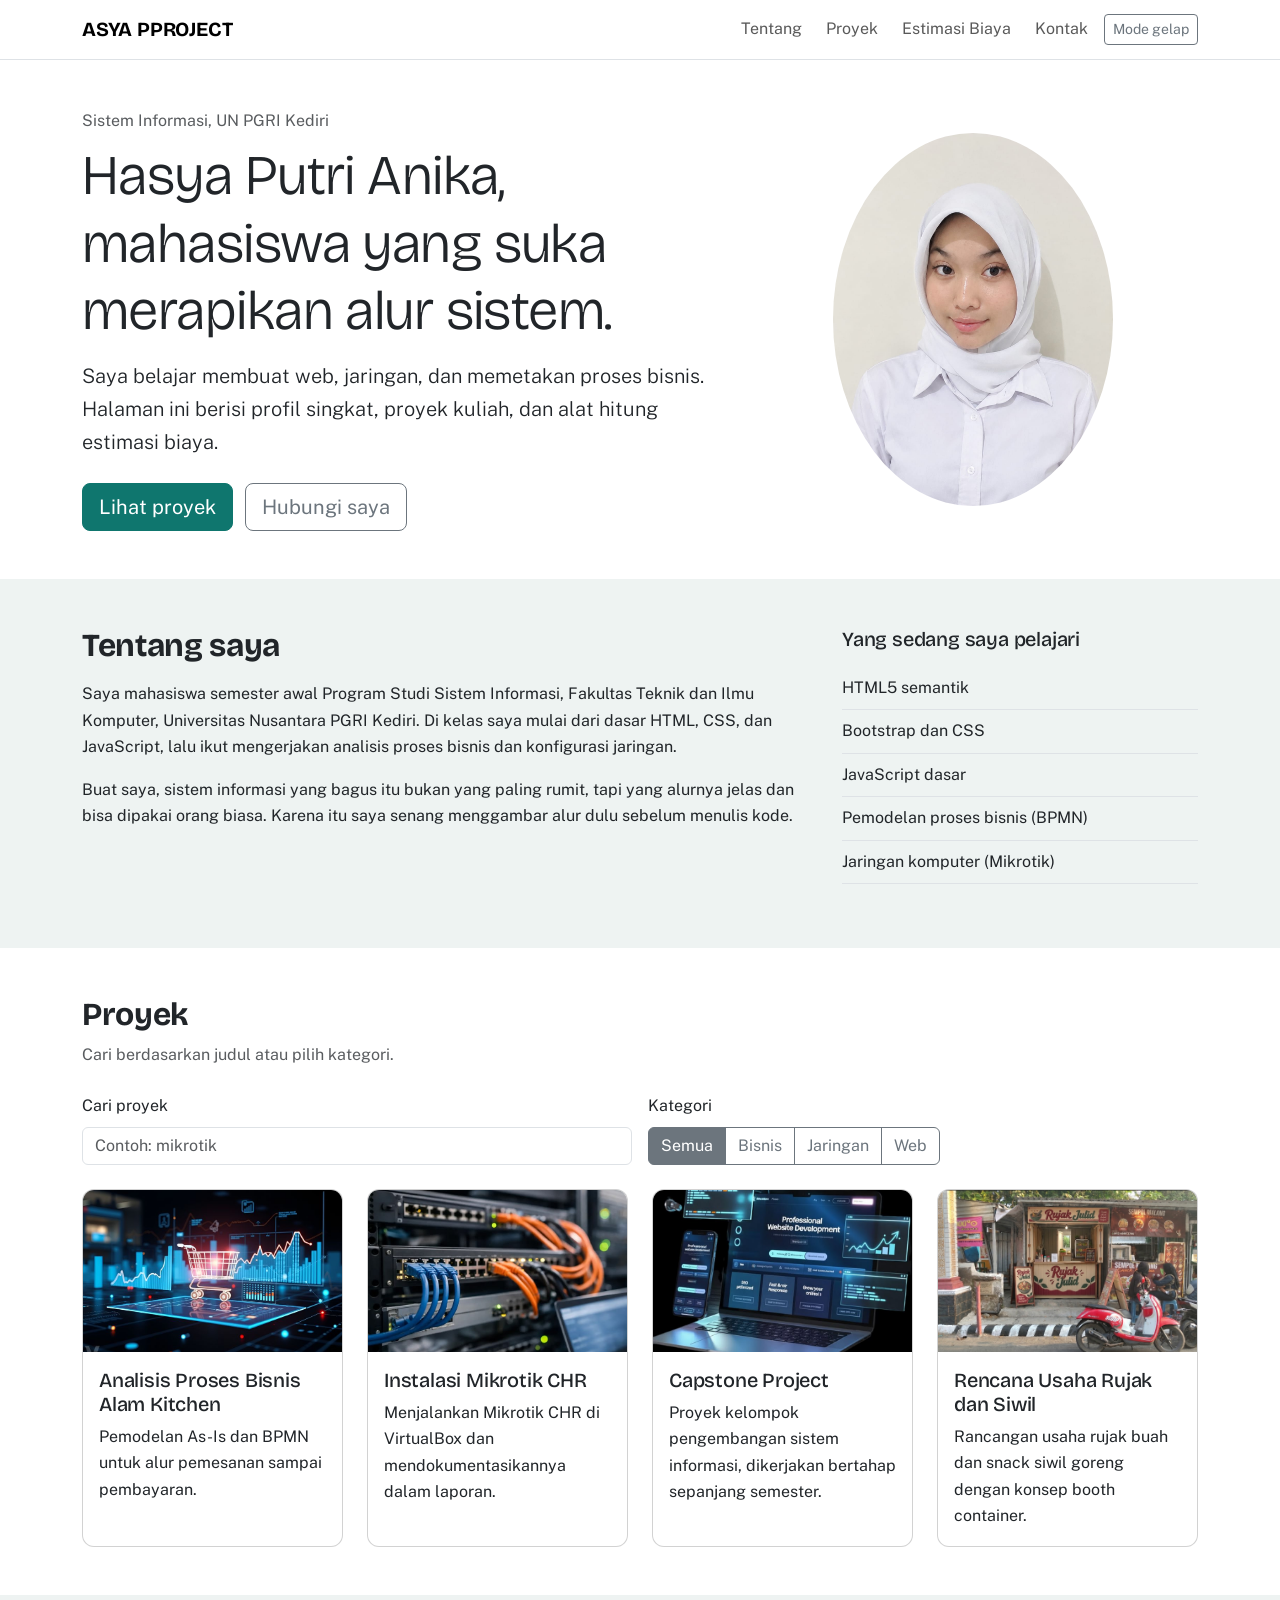
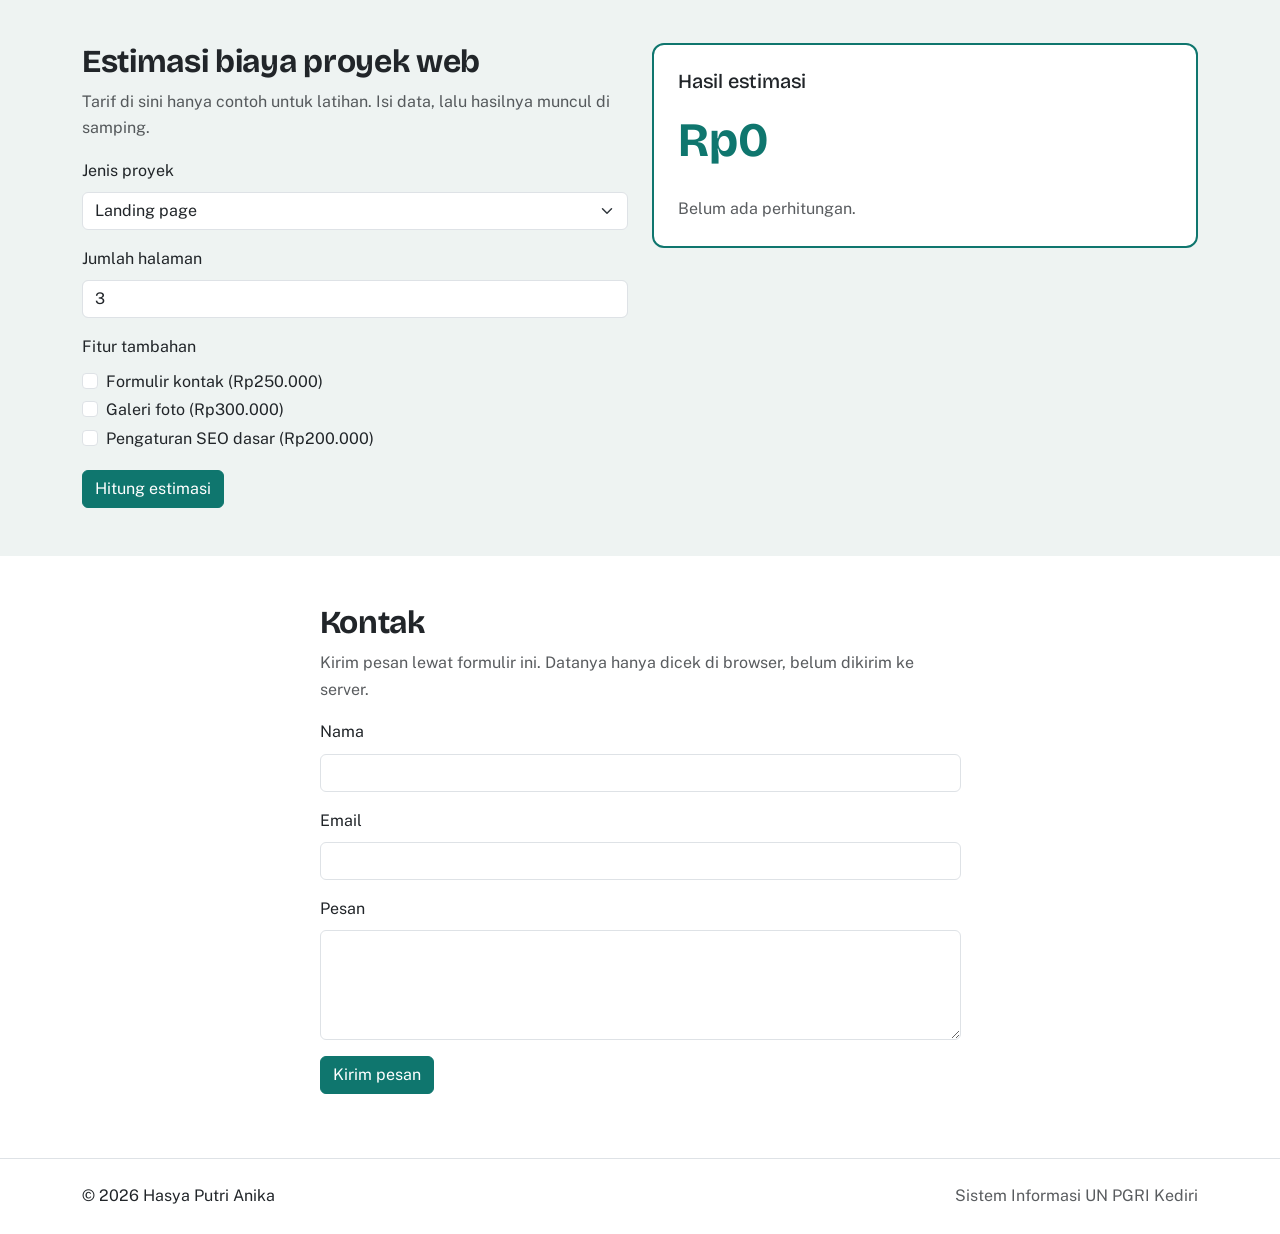
<file: index.html>
<!DOCTYPE html>
<html lang="id">
<head>
  <meta charset="UTF-8">
  <meta name="viewport" content="width=device-width, initial-scale=1">
  <meta name="description" content="Portofolio interaktif Hasya Putri Anika, mahasiswa Sistem Informasi Universitas Nusantara PGRI Kediri.">
  <meta name="author" content="Hasya Putri Anika">
  <title>Hasya Putri Anika | Portofolio Sistem Informasi</title>
  <link rel="icon" href="img/avatar.svg" type="image/svg+xml">
  <link rel="preconnect" href="https://fonts.googleapis.com">
  <link rel="preconnect" href="https://fonts.gstatic.com" crossorigin>
  <link href="https://fonts.googleapis.com/css2?family=Bricolage+Grotesque:wght@500;700&family=Public+Sans:wght@400;500;600&display=swap" rel="stylesheet">
  <link href="https://cdn.jsdelivr.net/npm/bootstrap@5.3.3/dist/css/bootstrap.min.css" rel="stylesheet">
  <link rel="stylesheet" href="css/style.css">
</head>
<body>

  <header class="site-header sticky-top">
    <nav class="navbar navbar-expand-lg" aria-label="Navigasi utama">
      <div class="container">
        <a class="navbar-brand fw-bold" href="#beranda">ASYA PPROJECT</a>
        <button class="navbar-toggler" type="button" data-bs-toggle="collapse" data-bs-target="#menuUtama" aria-controls="menuUtama" aria-expanded="false" aria-label="Buka menu">
          <span class="navbar-toggler-icon"></span>
        </button>
        <div class="collapse navbar-collapse" id="menuUtama">
          <ul class="navbar-nav ms-auto align-items-lg-center gap-lg-2">
            <li class="nav-item"><a class="nav-link" href="#tentang">Tentang</a></li>
            <li class="nav-item"><a class="nav-link" href="#proyek">Proyek</a></li>
            <li class="nav-item"><a class="nav-link" href="#estimasi">Estimasi Biaya</a></li>
            <li class="nav-item"><a class="nav-link" href="#kontak">Kontak</a></li>
            <li class="nav-item">
              <button id="tombolTema" class="btn btn-outline-secondary btn-sm" type="button" aria-pressed="false">Mode gelap</button>
            </li>
          </ul>
        </div>
      </div>
    </nav>
  </header>

  <main>
    <section id="beranda" class="hero py-5">
      <div class="container">
        <div class="row align-items-center g-4">
          <div class="col-md-7">
            <p class="text-body-secondary mb-2">Sistem Informasi, UN PGRI Kediri</p>
            <h1 class="display-4 mb-3">Hasya Putri Anika, mahasiswa yang suka merapikan alur sistem.</h1>
            <p class="lead mb-4">Saya belajar membuat web, jaringan, dan memetakan proses bisnis. Halaman ini berisi profil singkat, proyek kuliah, dan alat hitung estimasi biaya.</p>
            <a href="#proyek" class="btn btn-accent btn-lg me-2">Lihat proyek</a>
            <a href="#kontak" class="btn btn-outline-secondary btn-lg">Hubungi saya</a>
          </div>
          <div class="col-md-5 text-center">
            <img src="img/FOTO.ASYA.jpeg" class="img-fluid hero-img" alt="Ilustrasi inisial HA" width="320" height="320">
          </div>
        </div>
      </div>
    </section>

    <section id="tentang" class="py-5 section-alt">
      <div class="container">
        <div class="row g-4">
          <article class="col-lg-8">
            <h2 class="mb-3">Tentang saya</h2>
            <p>Saya mahasiswa semester awal Program Studi Sistem Informasi, Fakultas Teknik dan Ilmu Komputer, Universitas Nusantara PGRI Kediri. Di kelas saya mulai dari dasar HTML, CSS, dan JavaScript, lalu ikut mengerjakan analisis proses bisnis dan konfigurasi jaringan.</p>
            <p>Buat saya, sistem informasi yang bagus itu bukan yang paling rumit, tapi yang alurnya jelas dan bisa dipakai orang biasa. Karena itu saya senang menggambar alur dulu sebelum menulis kode.</p>
          </article>
          <aside class="col-lg-4" aria-label="Keahlian">
            <h2 class="h5 mb-3">Yang sedang saya pelajari</h2>
            <ul class="list-unstyled skill-list">
              <li>HTML5 semantik</li>
              <li>Bootstrap dan CSS</li>
              <li>JavaScript dasar</li>
              <li>Pemodelan proses bisnis (BPMN)</li>
              <li>Jaringan komputer (Mikrotik)</li>
            </ul>
          </aside>
        </div>
      </div>
    </section>

    <section id="proyek" class="py-5">
      <div class="container">
        <h2 class="mb-2">Proyek</h2>
        <p class="text-body-secondary mb-4">Cari berdasarkan judul atau pilih kategori.</p>

        <div class="row g-3 mb-4">
          <div class="col-md-6">
            <label for="cariProyek" class="form-label">Cari proyek</label>
            <input type="search" id="cariProyek" class="form-control" placeholder="Contoh: mikrotik">
          </div>
          <div class="col-md-6">
            <span class="form-label d-block">Kategori</span>
            <div class="btn-group flex-wrap" role="group" aria-label="Filter kategori" id="filterKategori">
              <button type="button" class="btn btn-outline-secondary active" data-kategori="semua">Semua</button>
              <button type="button" class="btn btn-outline-secondary" data-kategori="bisnis">Bisnis</button>
              <button type="button" class="btn btn-outline-secondary" data-kategori="jaringan">Jaringan</button>
              <button type="button" class="btn btn-outline-secondary" data-kategori="web">Web</button>
            </div>
          </div>
        </div>

        <div class="row g-4" id="daftarProyek">
          <article class="col-md-6 col-lg-3 proyek-item" data-kategori="bisnis" data-judul="analisis proses bisnis alam kitchen">
            <div class="card h-100">
              <img src="img/FOTO.APB.jpeg" class="card-img-top" alt="Diagram alur proses pemesanan" loading="lazy">
              <div class="card-body">
                <h3 class="h5 card-title">Analisis Proses Bisnis Alam Kitchen</h3>
                <p class="card-text">Pemodelan As-Is dan BPMN untuk alur pemesanan sampai pembayaran.</p>
              </div>
            </div>
          </article>
          <article class="col-md-6 col-lg-3 proyek-item" data-kategori="jaringan" data-judul="instalasi mikrotik chr virtualbox">
            <div class="card h-100">
              <img src="img/FOTO.MIKROTIK.jpeg" class="card-img-top" alt="Ilustrasi topologi jaringan sederhana" loading="lazy">
              <div class="card-body">
                <h3 class="h5 card-title">Instalasi Mikrotik CHR</h3>
                <p class="card-text">Menjalankan Mikrotik CHR di VirtualBox dan mendokumentasikannya dalam laporan.</p>
              </div>
            </div>
          </article>
          <article class="col-md-6 col-lg-3 proyek-item" data-kategori="web" data-judul="capstone project sistem informasi">
            <div class="card h-100">
              <img src="img/FOTO.CAPSTONE.jpeg" class="card-img-top" alt="Ilustrasi jendela aplikasi web" loading="lazy">
              <div class="card-body">
                <h3 class="h5 card-title">Capstone Project</h3>
                <p class="card-text">Proyek kelompok pengembangan sistem informasi, dikerjakan bertahap sepanjang semester.</p>
              </div>
            </div>
          </article>
          <article class="col-md-6 col-lg-3 proyek-item" data-kategori="bisnis" data-judul="rencana usaha rujak buah siwil goreng">
            <div class="card h-100">
              <img src="img/FOTO.BOOTHRUJAK.jpeg" class="card-img-top" alt="Ilustrasi booth container usaha kecil" loading="lazy">
              <div class="card-body">
                <h3 class="h5 card-title">Rencana Usaha Rujak dan Siwil</h3>
                <p class="card-text">Rancangan usaha rujak buah dan snack siwil goreng dengan konsep booth container.</p>
              </div>
            </div>
          </article>
        </div>
        <p id="pesanKosong" class="text-body-secondary mt-4 d-none" role="status">Tidak ada proyek yang cocok. Coba kata kunci lain atau pilih kategori Semua.</p>
      </div>
    </section>

    <section id="estimasi" class="py-5 section-alt">
      <div class="container">
        <div class="row g-4">
          <div class="col-lg-6">
            <h2 class="mb-2">Estimasi biaya proyek web</h2>
            <p class="text-body-secondary">Tarif di sini hanya contoh untuk latihan. Isi data, lalu hasilnya muncul di samping.</p>
            <form id="formEstimasi" novalidate>
              <div class="mb-3">
                <label for="jenisProyek" class="form-label">Jenis proyek</label>
                <select id="jenisProyek" class="form-select">
                  <option value="500000">Landing page</option>
                  <option value="900000">Website profil</option>
                  <option value="1800000">Toko online sederhana</option>
                </select>
              </div>
              <div class="mb-3">
                <label for="jumlahHalaman" class="form-label">Jumlah halaman</label>
                <input type="number" id="jumlahHalaman" class="form-control" min="1" max="50" value="3">
                <div id="errHalaman" class="invalid-feedback">Isi jumlah halaman antara 1 sampai 50.</div>
              </div>
              <fieldset class="mb-3">
                <legend class="form-label fs-6">Fitur tambahan</legend>
                <div class="form-check">
                  <input class="form-check-input fitur" type="checkbox" value="250000" id="fiturForm">
                  <label class="form-check-label" for="fiturForm">Formulir kontak (Rp250.000)</label>
                </div>
                <div class="form-check">
                  <input class="form-check-input fitur" type="checkbox" value="300000" id="fiturGaleri">
                  <label class="form-check-label" for="fiturGaleri">Galeri foto (Rp300.000)</label>
                </div>
                <div class="form-check">
                  <input class="form-check-input fitur" type="checkbox" value="200000" id="fiturSeo">
                  <label class="form-check-label" for="fiturSeo">Pengaturan SEO dasar (Rp200.000)</label>
                </div>
              </fieldset>
              <button type="submit" class="btn btn-accent">Hitung estimasi</button>
            </form>
          </div>
          <div class="col-lg-6">
            <div class="hasil-box p-4" aria-live="polite">
              <h3 class="h5">Hasil estimasi</h3>
              <p id="hasilTotal" class="hasil-angka">Rp0</p>
              <ul id="hasilRincian" class="list-unstyled mb-0 text-body-secondary">
                <li>Belum ada perhitungan.</li>
              </ul>
            </div>
          </div>
        </div>
      </div>
    </section>

    <section id="kontak" class="py-5">
      <div class="container">
        <div class="row justify-content-center">
          <div class="col-lg-7">
            <h2 class="mb-2">Kontak</h2>
            <p class="text-body-secondary">Kirim pesan lewat formulir ini. Datanya hanya dicek di browser, belum dikirim ke server.</p>
            <form id="formKontak" novalidate>
              <div class="mb-3">
                <label for="nama" class="form-label">Nama</label>
                <input type="text" id="nama" class="form-control" autocomplete="name">
                <div class="invalid-feedback">Nama minimal 3 karakter.</div>
              </div>
              <div class="mb-3">
                <label for="email" class="form-label">Email</label>
                <input type="email" id="email" class="form-control" autocomplete="email">
                <div class="invalid-feedback">Format email belum benar, contoh: nama@email.com.</div>
              </div>
              <div class="mb-3">
                <label for="pesan" class="form-label">Pesan</label>
                <textarea id="pesan" class="form-control" rows="4"></textarea>
                <div class="invalid-feedback">Pesan minimal 10 karakter.</div>
              </div>
              <button type="submit" class="btn btn-accent">Kirim pesan</button>
              <div id="notifKontak" class="mt-3" role="status"></div>
            </form>
          </div>
        </div>
      </div>
    </section>
  </main>

  <footer class="site-footer py-4">
    <div class="container d-flex flex-column flex-md-row justify-content-between gap-2">
      <p class="mb-0">&copy; 2026 Hasya Putri Anika</p>
      <p class="mb-0 text-body-secondary">Sistem Informasi UN PGRI Kediri</p>
    </div>
  </footer>

  <script src="https://cdn.jsdelivr.net/npm/bootstrap@5.3.3/dist/js/bootstrap.bundle.min.js"></script>
  <script src="js/script.js"></script>
</body>
</html>
</file>
<file: css/style.css>
:root {
  --aksen: #0f766e;
  --aksen-hover: #0b5a54;
  --latar-alt: #eef3f2;
  --bs-body-font-family: "Public Sans", system-ui, sans-serif;
}

[data-bs-theme="dark"] {
  --aksen: #5eead4;
  --aksen-hover: #99f6e4;
  --latar-alt: #16201f;
}

body { line-height: 1.65; }

h1, h2, h3, h4, h5, .navbar-brand {
  font-family: "Bricolage Grotesque", "Public Sans", sans-serif;
  font-weight: 700;
  letter-spacing: -0.01em;
}

.site-header {
  background-color: var(--bs-body-bg);
  border-bottom: 1px solid var(--bs-border-color);
}

.nav-link:hover, .nav-link:focus-visible { color: var(--aksen); }

.btn-accent {
  background-color: var(--aksen);
  border-color: var(--aksen);
  color: #fff;
}
[data-bs-theme="dark"] .btn-accent { color: #06201d; }
.btn-accent:hover, .btn-accent:focus-visible {
  background-color: var(--aksen-hover);
  border-color: var(--aksen-hover);
  color: #fff;
}
[data-bs-theme="dark"] .btn-accent:hover { color: #06201d; }

.hero h1 { max-width: 18ch; }
.hero .lead { max-width: 52ch; }
.hero-img { max-width: 280px; border-radius: 50%; }

.section-alt { background-color: var(--latar-alt); }

.skill-list li {
  padding: .5rem 0;
  border-bottom: 1px solid var(--bs-border-color);
}

.card { border-radius: .75rem; overflow: hidden; }
.card-img-top { aspect-ratio: 16 / 10; object-fit: cover; }

.proyek-item.sembunyi { display: none; }

.hasil-box {
  border: 2px solid var(--aksen);
  border-radius: .75rem;
  background-color: var(--bs-body-bg);
}
.hasil-angka {
  font-family: "Bricolage Grotesque", sans-serif;
  font-size: clamp(2rem, 6vw, 3rem);
  font-weight: 700;
  color: var(--aksen);
  margin-bottom: 1rem;
}

.site-footer { border-top: 1px solid var(--bs-border-color); }

:focus-visible { outline: 3px solid var(--aksen); outline-offset: 2px; }

@media (max-width: 575.98px) {
  .hero h1 { font-size: 2rem; }
}
</file>
